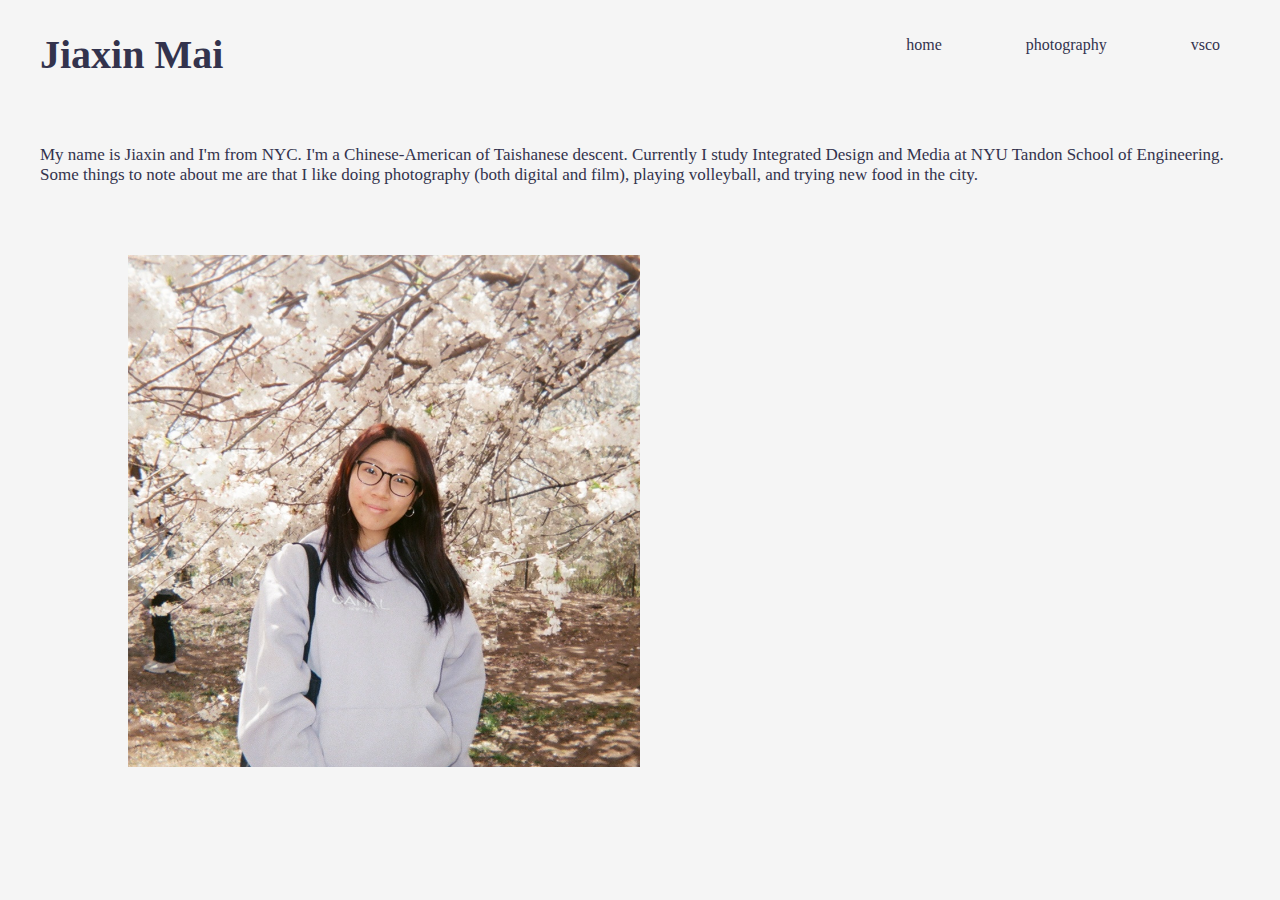
<file: index.html>
<!DOCTYPE html>
<html>
<head>
	<title>Jiaxin Mai</title>
	<link href="style.css" rel="stylesheet" type="text/css">
</head>
<body>
	<header>
		<nav class="clearfix">
			<div class="name">
			<h1 class="name">Jiaxin Mai</h1>
			<ul>
				<li><a href="./index.html">home</a></li>
				<li><a href="./photography.html">photography</a></li>
				<li><a href="https://vsco.co/jiaxmai/gallery">vsco</a></li>
			</ul>
			</div>
		</nav>
	</header>
	<div class="bio">
		<p>
		My name is Jiaxin and I'm from NYC. I'm a Chinese-American of Taishanese descent. Currently I study Integrated Design and Media at NYU Tandon School of Engineering. Some things to note about me are that I like doing photography (both digital and film), playing volleyball, and trying new food in the city.
		</p>
	</div>
	<div class="photos">
		<div class="image">
			<img src="photos/pfp.jpg" alt="jiaxin">
		</div>
	</div>
</body>
</html>
</file>
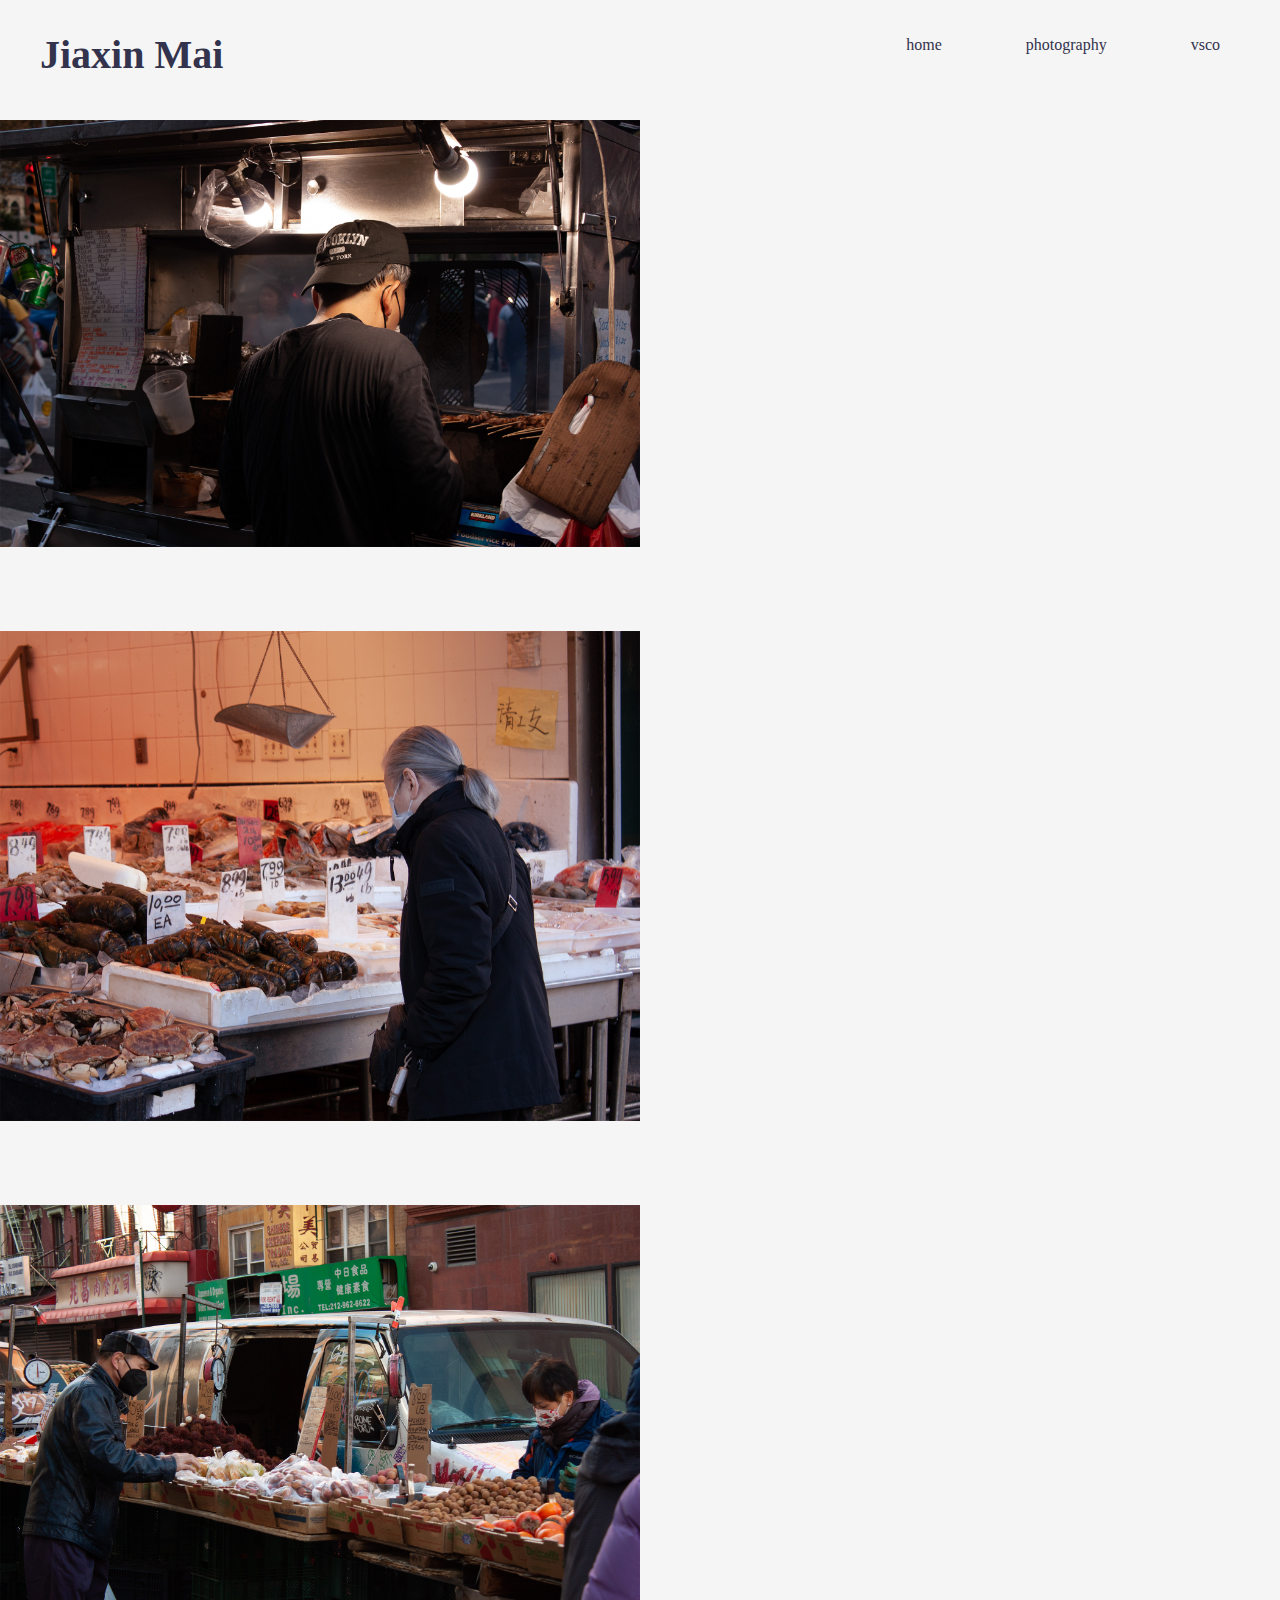
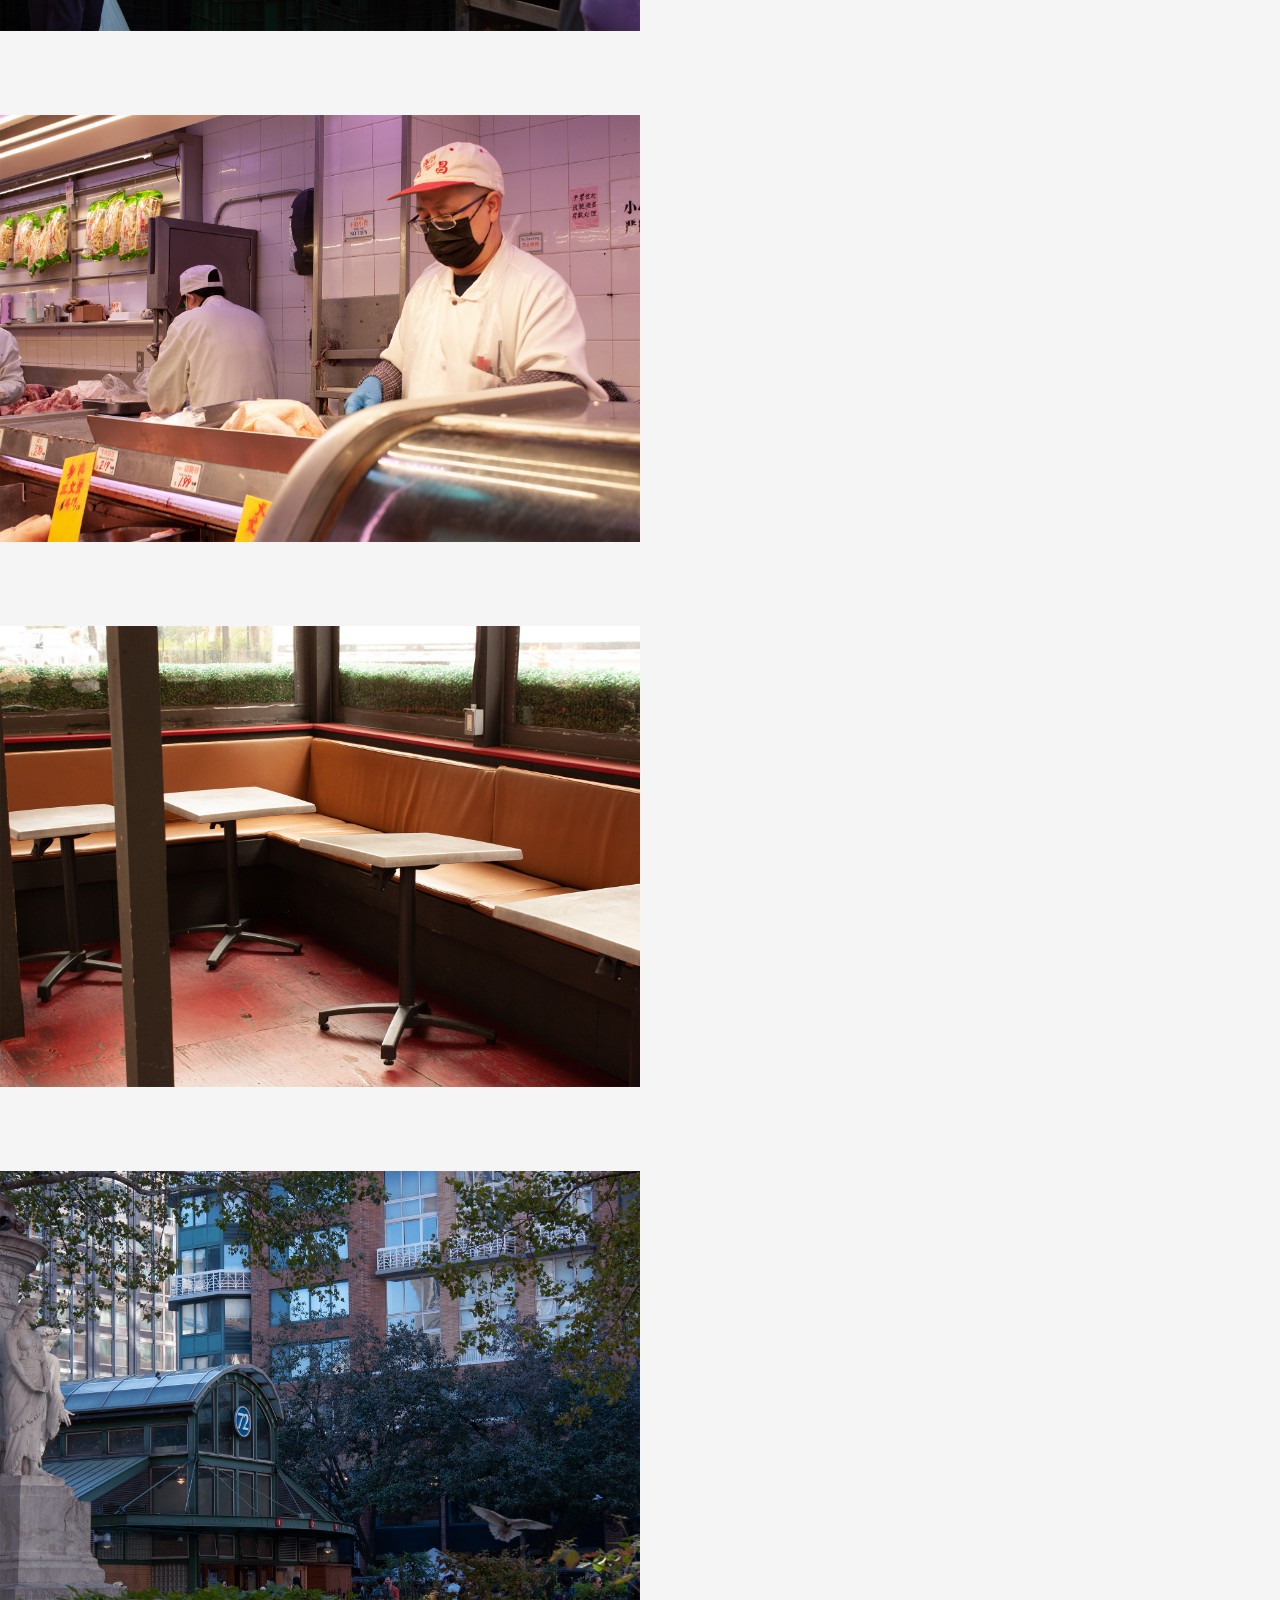
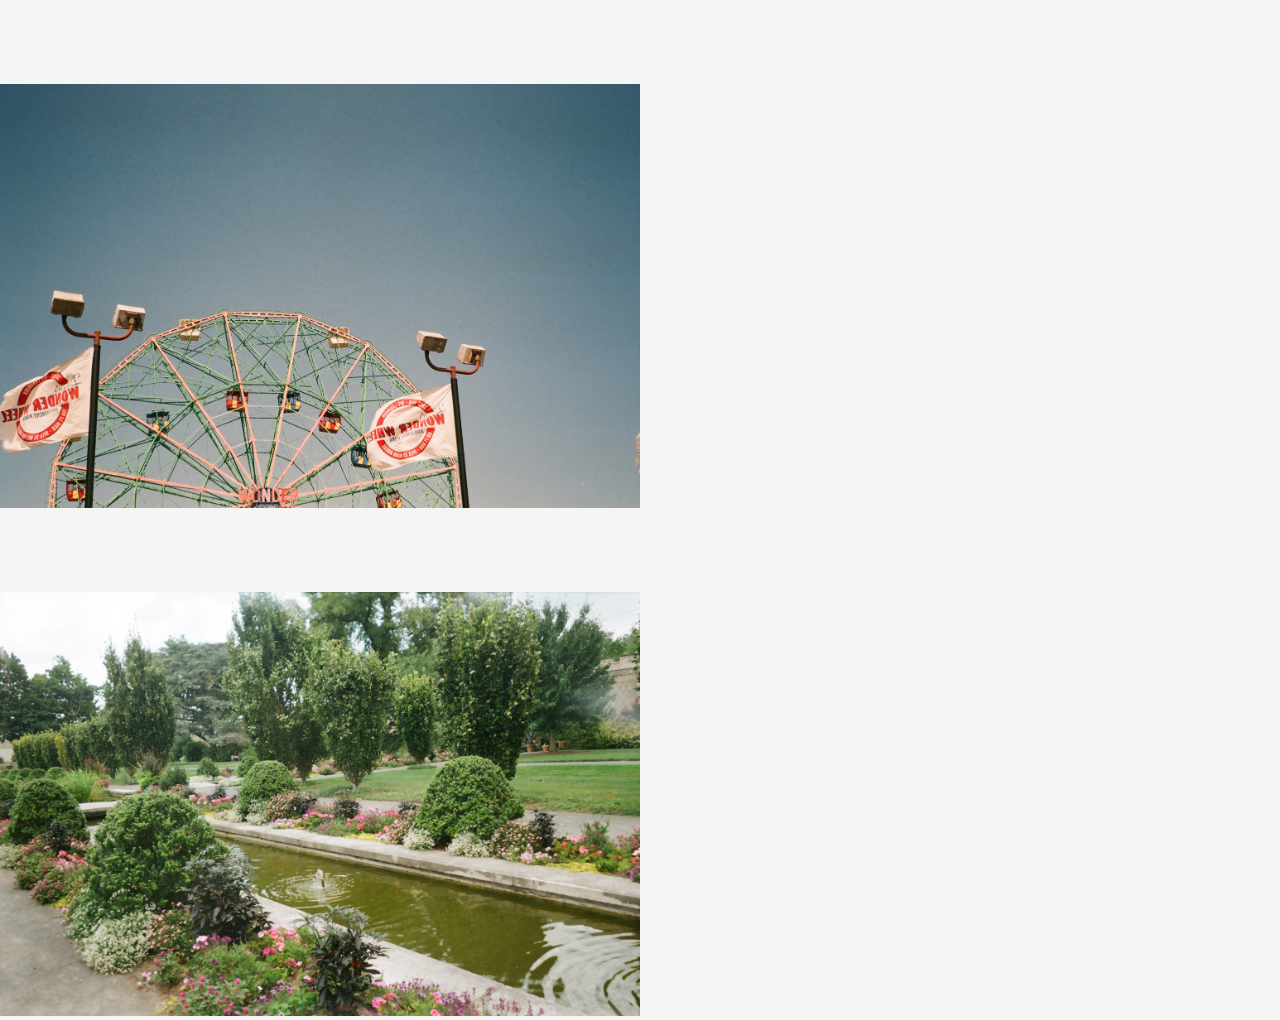
<file: photography.html>
<!DOCTYPE html>
<html>
<head>
	<title>Photography</title>
	<link href="p-css/style.css" rel="stylesheet" type="text/css">
</head>
<body>
	<header>
		<nav class="clearfix">
			<div class="name">
				<h1 class="name">Jiaxin Mai</h1>
				<ul>
					<li><a href="./index.html">home</a></li>
					<li><a href="./photography.html">photography</a></li>
					<li><a href="https://vsco.co/jiaxmai/gallery">vsco</a></li>
				</ul>
			</div>
		</nav>
	</header>
	<div class="bg-image"></div>
    	<img src="photos/grand st.jpg" alt="grand st" style="width:50%">
	<div class="bg-image"></div>
		<img src="photos/chinatown.jpg" alt="chinatown" style="width:50%">
	<div class="bg-image"></div>
		<img src="photos/fruit stand.jpg" alt="fruit stand" style="width: 50%">
	<div class="bg-image"></div>
		<img src="photos/fish2.jpg" alt="fish" style="width:50%"></p>
	<div class="bg-image"></div>
		<img src="photos/seats.jpg" alt="seats" style="width:50%"></p>
	<div class="bg-image"></div>
		<img src="photos/landscape.jpg" alt="seats" style="width:50%"></p>
	<div class="bg-image"></div>
		<img src="photos/coney.jpg" alt="coney" style="width:50%"></p>
	<div class="bg-image"></div>
		<img src="photos/garden.jpg" alt="garden" style="width:50%"></p>
</body>
</html>
</file>
<file: style.css>
* {
	margin: 0;
	padding: 0;
	box-sizing: border-box;
	background-color: whitesmoke;
}

.clearfix:after {
	display: block;
	clear: both;
	height: 0;
	font-size: 0;
	contain: '';
	visibility: hidden;
}

header {
	width: 100%;
	line-height: 30px;
	padding: 20px;
}

h1 {
	position: absolute left;
	max-width: 20%;
	float: left;
	font-size: 40px;
	margin: 20px;
	color: #33334d;
}

nav ul {
	max-width: 80%;
	float: right;
	list-style-type: none;
}

nav li {
	display: inline-block;
}

ul li a {
	display: block;
	text-align: center;
	font-size: 16px;
	padding: 10px 40px;
	color: #33334d;
	text-decoration: none;
}

ul li a:hover {
	background-color: #333;
	color: white;
}

.bio {
	display: flex;
	width: 100%;
	margin: 15px 0px;
	padding: 20px;
	position: center;
	color: #33334d
}

p {
	font-size: 17px;
	color: #33334d;
	margin: 15px 0px;
	padding: 20px;
}

.photos {
    width: 1024px;
    margin-left: auto;
    margin-right: auto;
}

.image {
    width: 50%;
    display: inline-block;
}

.image img {
    width: 100%;
    height: auto;
    margin-left: auto;
    margin-right: auto;
}

@media only screen and (min-width: 768px) and (max-width: 1024px) {

.photos {
  width: 100%;
}

.image {
  width: 50%;
  margin-left: auto;
  margin-right: auto;
}

}

@media only screen and (max-width: 768px) {

h1 {
	position: absolute left;
	max-width: 20%;
	float: left;
	font-size: 40px;
	margin: 20px;
	padding: 20px;
	color: #33334d;
}
.photos {
  width: 100%;
  margin: 0 auto;
}

.image {
  width: 90%;
  margin: 5%;
}

nav h1, nav ul, nav ul li {
  min-width: 100%;
  display: block;
  float: none;
  text-align: center;
  margin: 0;
}

}
</file>
<file: p-css/style.css>
* {
	margin: 0;
	padding: 0;
	box-sizing: border-box;
	background-color: whitesmoke;
}

body {
	height: 100%;
	margin: 0;
}

header {
	width: 100%;
	line-height: 30px;
	padding: 20px;
}

h1 {
	position: absolute left;
	max-width: 20%;
	float: left;
	font-size: 40px;
	margin: 20px;
	color: #33334d;
}

nav ul {
	max-width: 80%;
	float: right;
	list-style-type: none;
}

nav li {
	display: inline-block;
}

ul li a {
	display: block;
	text-align: center;
	font-size: 16px;
	padding: 10px 40px;
	color: #33334d;
	text-decoration: none;
}

ul li a:hover {
	background-color: #333;
	color: white;

}

.bg-image {
    width: 100%;
    height: auto;
    padding: 40px;
    margin-left: auto;
    margin-right: auto;
}

@media only screen and (min-width: 768px) and (max-width: 1024px) {

h1 {
	position: absolute left;
	max-width: 20%;
	float: left;
	font-size: 40px;
	margin: 20px;
	color: #33334d;
}

.bg-image {
  width: 50%;
  margin-left: auto;
  margin-right: auto;
}

}

@media only screen and (max-width: 768px) {

h1 {
	position: absolute left;
	max-width: 20%;
	float: left;
	font-size: 40px;
	margin: 20px;
	padding: 20px;
	color: #33334d;
}

.bg-image {
	width: 90%;
	padding: 20px;
	display: flex;
	justify-content: center;
	margin-left: auto;
	margin-right: auto;
}

nav h1, nav ul, nav ul li {
	min-width: 100%;
	display: block;
	float: none;
	text-align: center;
	margin: 0;
}

}
</file>
